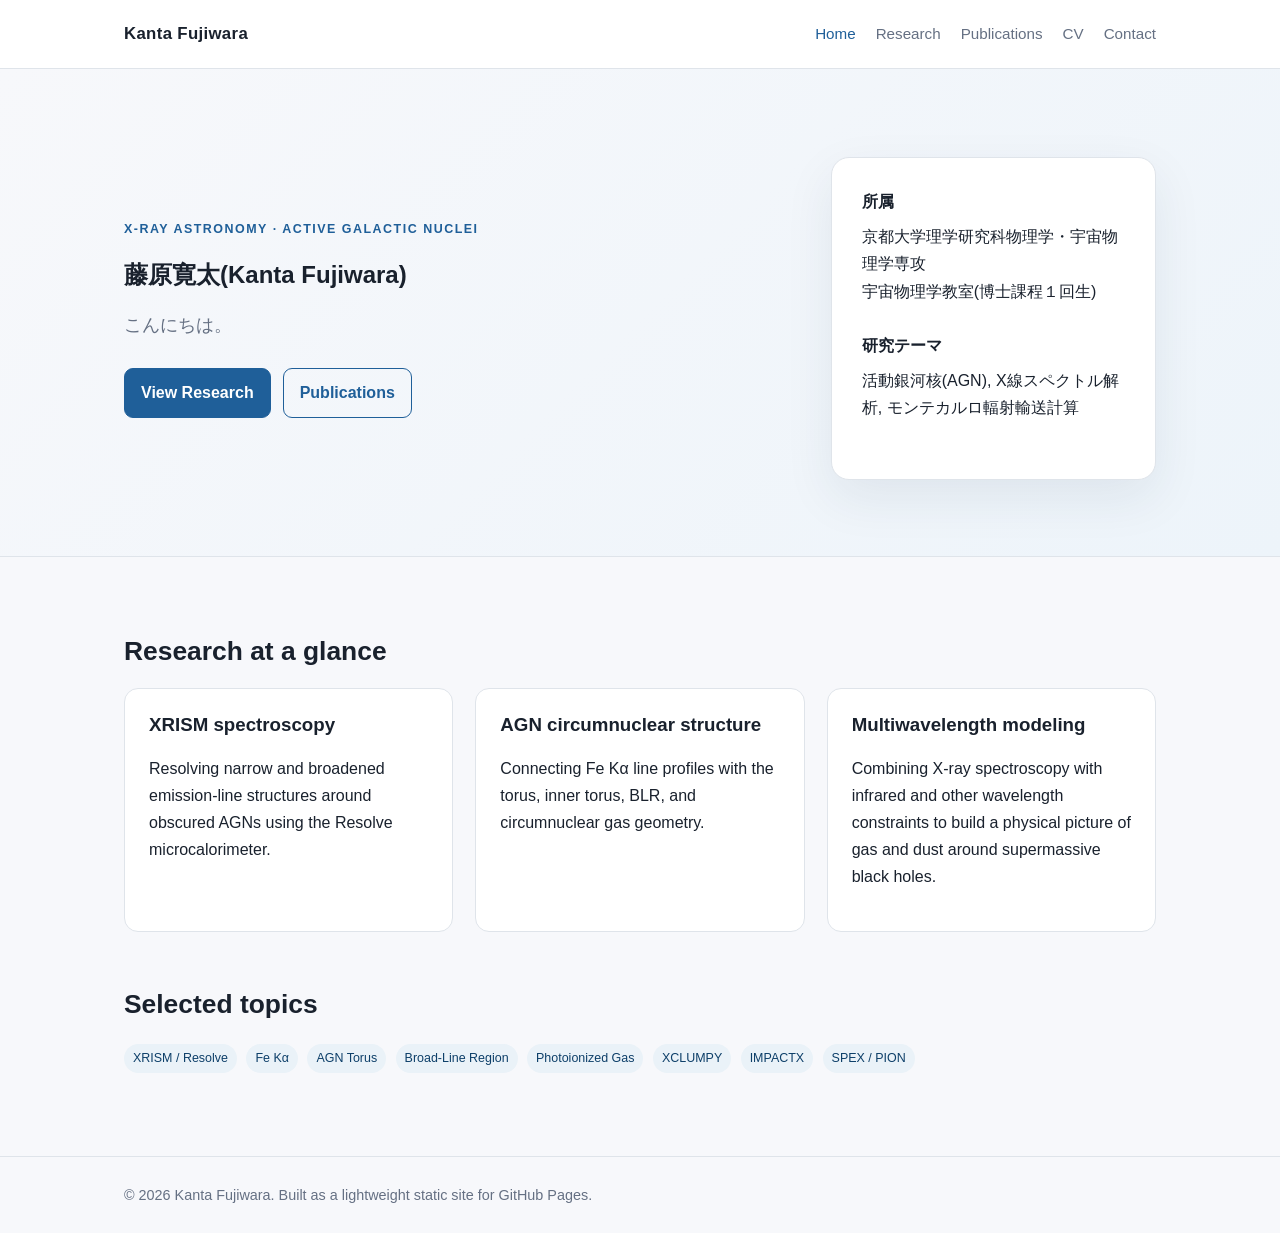
<file: index.html>
<!DOCTYPE html>
<html lang="en">
<head>
  <meta charset="UTF-8">
  <meta name="viewport" content="width=device-width, initial-scale=1.0">
  <meta name="description" content="Kanta Fujiwara - X-ray astronomy, active galactic nuclei, and XRISM research.">
  <title>Kanta Fujiwara | Astronomy</title>
  <link rel="stylesheet" href="style.css">
</head>
<body>

<header class="site-header">
  <nav class="nav">
    <a class="site-title" href="index.html">Kanta Fujiwara</a>
    <div class="nav-links">
      <a href="index.html" class="active">Home</a>
      <a href="research.html">Research</a>
      <a href="publications.html">Publications</a>
      <a href="cv.html">CV</a>
      <a href="contact.html">Contact</a>
    </div>
  </nav>
</header>


<section class="hero">
  <div class="hero-inner">
    <div>
      <div class="eyebrow">X-ray Astronomy · Active Galactic Nuclei</div>
      <h2>藤原寛太(Kanta Fujiwara)</h2>
      <p>
        こんにちは。
      </p>
      <div class="button-row">
        <a class="button" href="research.html">View Research</a>
        <a class="button secondary" href="publications.html">Publications</a>
      </div>
    </div>
    <aside class="hero-card">
      <strong>所属</strong>
      京都大学理学研究科物理学・宇宙物理学専攻<br>
      宇宙物理学教室(博士課程１回生)
      <br><br>
      <strong>研究テーマ</strong>
      活動銀河核(AGN), X線スペクトル解析, モンテカルロ輻射輸送計算
      <br><br>
    </aside>
  </div>
</section>

<main>
  <section class="section">
    <h2>Research at a glance</h2>
    <div class="grid">
      <article class="card">
        <h3>XRISM spectroscopy</h3>
        <p>
          Resolving narrow and broadened emission-line structures around obscured AGNs
          using the Resolve microcalorimeter.
        </p>
      </article>
      <article class="card">
        <h3>AGN circumnuclear structure</h3>
        <p>
          Connecting Fe Kα line profiles with the torus, inner torus, BLR, and
          circumnuclear gas geometry.
        </p>
      </article>
      <article class="card">
        <h3>Multiwavelength modeling</h3>
        <p>
          Combining X-ray spectroscopy with infrared and other wavelength constraints
          to build a physical picture of gas and dust around supermassive black holes.
        </p>
      </article>
    </div>
  </section>

  <section class="section">
    <h2>Selected topics</h2>
    <span class="tag">XRISM / Resolve</span>
    <span class="tag">Fe Kα</span>
    <span class="tag">AGN Torus</span>
    <span class="tag">Broad-Line Region</span>
    <span class="tag">Photoionized Gas</span>
    <span class="tag">XCLUMPY</span>
    <span class="tag">IMPACTX</span>
    <span class="tag">SPEX / PION</span>
  </section>
</main>


<footer class="site-footer">
  <div class="footer-inner">
    © 2026 Kanta Fujiwara. Built as a lightweight static site for GitHub Pages.
  </div>
</footer>

</body>
</html>
</file>
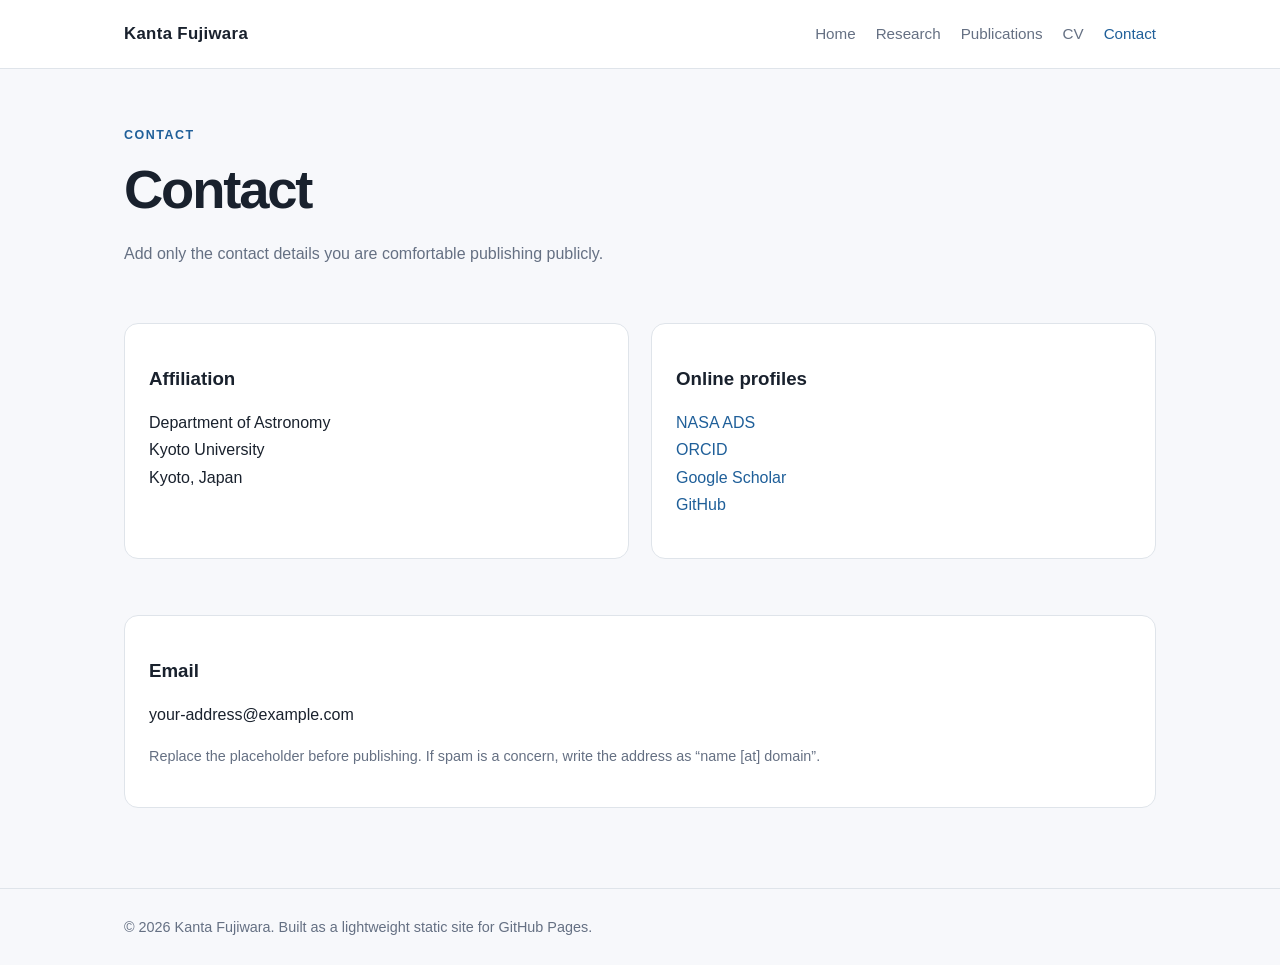
<file: contact.html>
<!DOCTYPE html>
<html lang="en">
<head>
  <meta charset="UTF-8">
  <meta name="viewport" content="width=device-width, initial-scale=1.0">
  <meta name="description" content="Kanta Fujiwara - X-ray astronomy, active galactic nuclei, and XRISM research.">
  <title>Contact | Kanta Fujiwara</title>
  <link rel="stylesheet" href="style.css">
</head>
<body>

<header class="site-header">
  <nav class="nav">
    <a class="site-title" href="index.html">Kanta Fujiwara</a>
    <div class="nav-links">
      <a href="index.html">Home</a>
      <a href="research.html">Research</a>
      <a href="publications.html">Publications</a>
      <a href="cv.html">CV</a>
      <a href="contact.html" class="active">Contact</a>
    </div>
  </nav>
</header>


<main>
  <div class="page-title">
    <div class="eyebrow">Contact</div>
    <h1>Contact</h1>
    <p>
      Add only the contact details you are comfortable publishing publicly.
    </p>
  </div>

  <section class="section">
    <div class="two-col">
      <div class="contact-box">
        <h3>Affiliation</h3>
        <p>
          Department of Astronomy<br>
          Kyoto University<br>
          Kyoto, Japan
        </p>
      </div>

      <div class="contact-box">
        <h3>Online profiles</h3>
        <p>
          <a href="#">NASA ADS</a><br>
          <a href="#">ORCID</a><br>
          <a href="#">Google Scholar</a><br>
          <a href="#">GitHub</a>
        </p>
      </div>
    </div>
  </section>

  <section class="section">
    <div class="contact-box">
      <h3>Email</h3>
      <p>
        your-address@example.com
      </p>
      <p class="small-note">
        Replace the placeholder before publishing. If spam is a concern, write the
        address as “name [at] domain”.
      </p>
    </div>
  </section>
</main>


<footer class="site-footer">
  <div class="footer-inner">
    © 2026 Kanta Fujiwara. Built as a lightweight static site for GitHub Pages.
  </div>
</footer>

</body>
</html>
</file>
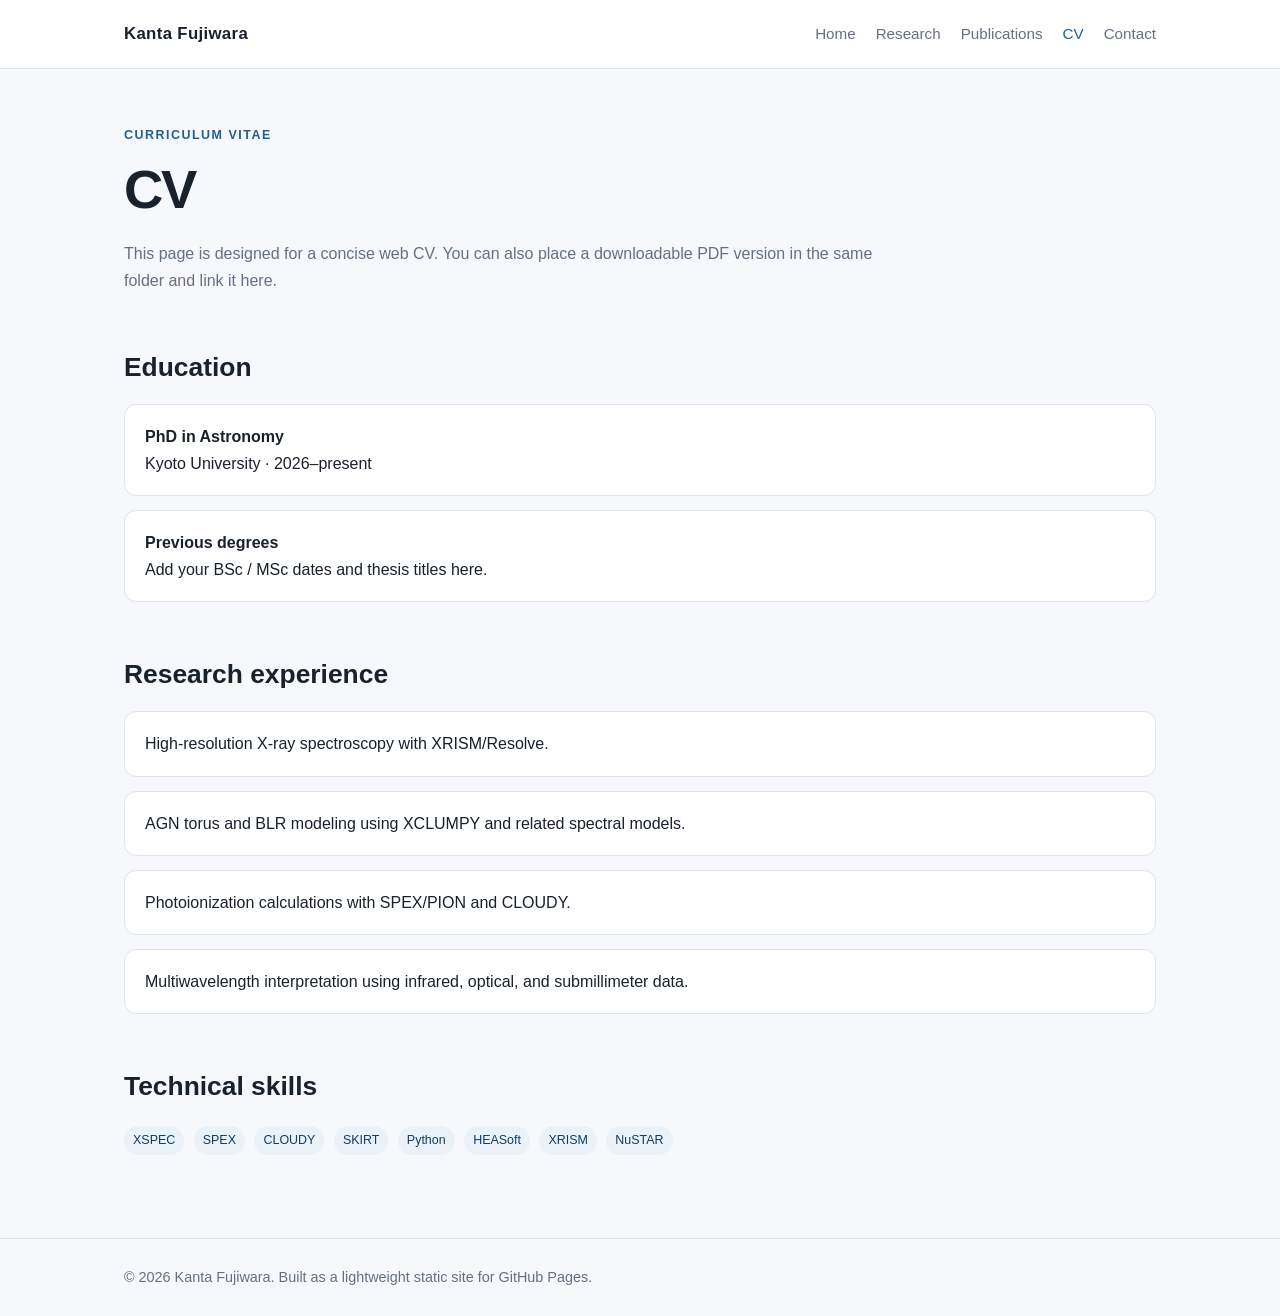
<file: cv.html>
<!DOCTYPE html>
<html lang="en">
<head>
  <meta charset="UTF-8">
  <meta name="viewport" content="width=device-width, initial-scale=1.0">
  <meta name="description" content="Kanta Fujiwara - X-ray astronomy, active galactic nuclei, and XRISM research.">
  <title>CV | Kanta Fujiwara</title>
  <link rel="stylesheet" href="style.css">
</head>
<body>

<header class="site-header">
  <nav class="nav">
    <a class="site-title" href="index.html">Kanta Fujiwara</a>
    <div class="nav-links">
      <a href="index.html">Home</a>
      <a href="research.html">Research</a>
      <a href="publications.html">Publications</a>
      <a href="cv.html" class="active">CV</a>
      <a href="contact.html">Contact</a>
    </div>
  </nav>
</header>


<main>
  <div class="page-title">
    <div class="eyebrow">Curriculum Vitae</div>
    <h1>CV</h1>
    <p>
      This page is designed for a concise web CV. You can also place a downloadable
      PDF version in the same folder and link it here.
    </p>
  </div>

  <section class="section">
    <h2>Education</h2>
    <ul class="cv-list">
      <li>
        <strong>PhD in Astronomy</strong><br>
        Kyoto University · 2026–present
      </li>
      <li>
        <strong>Previous degrees</strong><br>
        Add your BSc / MSc dates and thesis titles here.
      </li>
    </ul>
  </section>

  <section class="section">
    <h2>Research experience</h2>
    <ul class="cv-list">
      <li>High-resolution X-ray spectroscopy with XRISM/Resolve.</li>
      <li>AGN torus and BLR modeling using XCLUMPY and related spectral models.</li>
      <li>Photoionization calculations with SPEX/PION and CLOUDY.</li>
      <li>Multiwavelength interpretation using infrared, optical, and submillimeter data.</li>
    </ul>
  </section>

  <section class="section">
    <h2>Technical skills</h2>
    <span class="tag">XSPEC</span>
    <span class="tag">SPEX</span>
    <span class="tag">CLOUDY</span>
    <span class="tag">SKIRT</span>
    <span class="tag">Python</span>
    <span class="tag">HEASoft</span>
    <span class="tag">XRISM</span>
    <span class="tag">NuSTAR</span>
  </section>
</main>


<footer class="site-footer">
  <div class="footer-inner">
    © 2026 Kanta Fujiwara. Built as a lightweight static site for GitHub Pages.
  </div>
</footer>

</body>
</html>
</file>
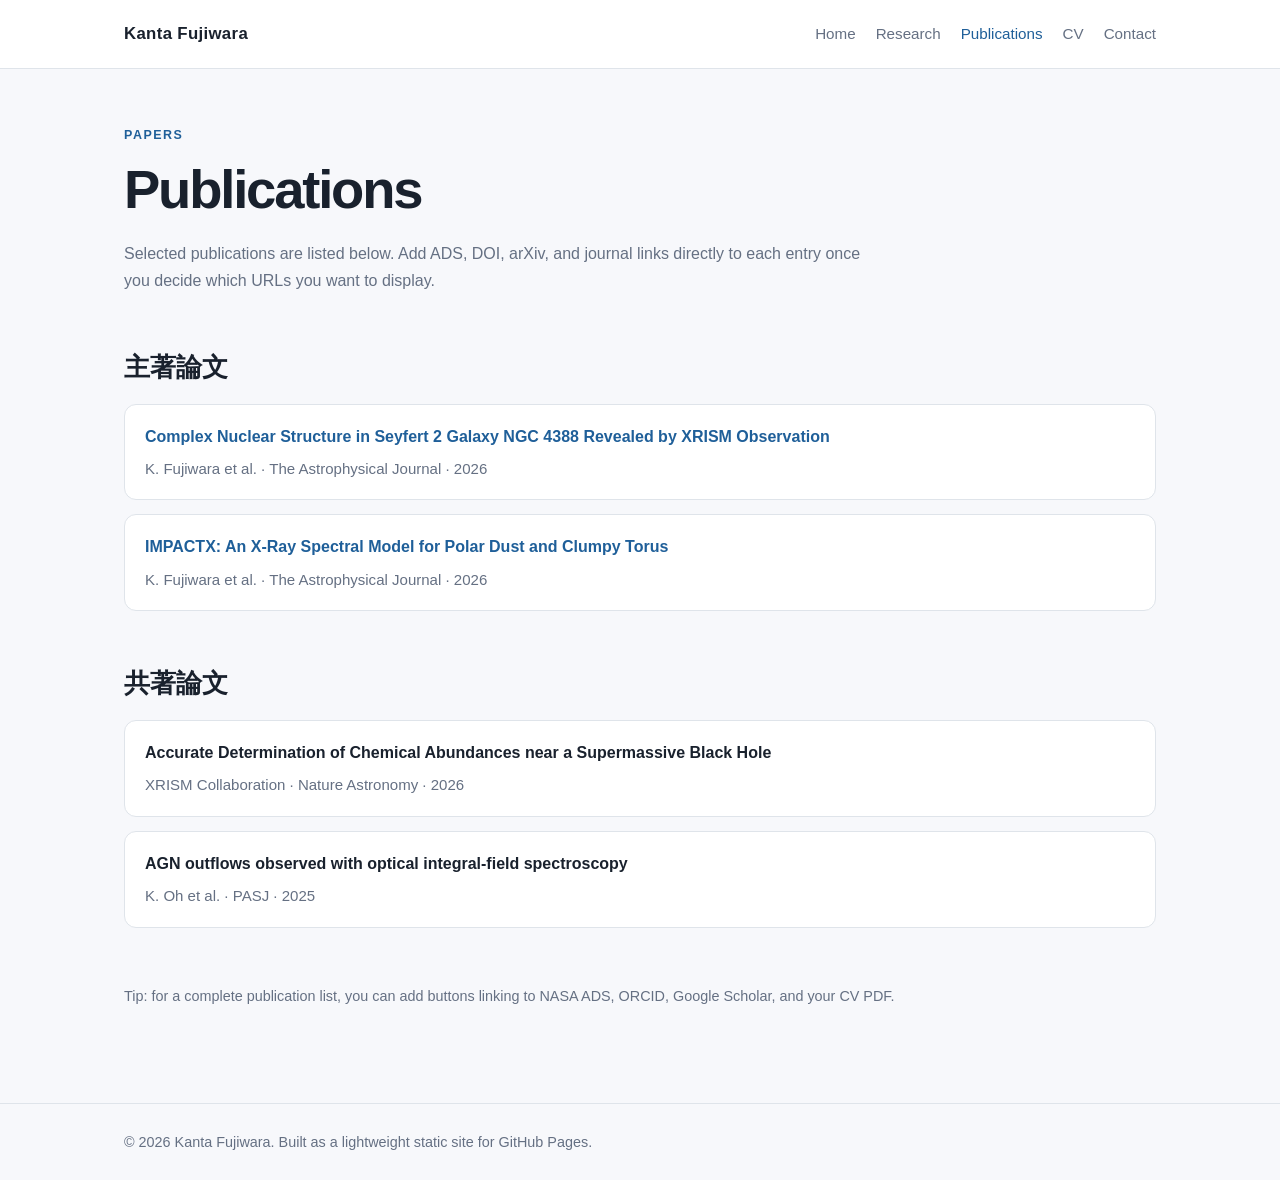
<file: publications.html>
<!DOCTYPE html>
<html lang="en">
<head>
  <meta charset="UTF-8">
  <meta name="viewport" content="width=device-width, initial-scale=1.0">
  <meta name="description" content="Kanta Fujiwara - X-ray astronomy, active galactic nuclei, and XRISM research.">
  <title>Publications | Kanta Fujiwara</title>
  <link rel="stylesheet" href="style.css">
</head>
<body>

<header class="site-header">
  <nav class="nav">
    <a class="site-title" href="index.html">Kanta Fujiwara</a>
    <div class="nav-links">
      <a href="index.html">Home</a>
      <a href="research.html">Research</a>
      <a href="publications.html" class="active">Publications</a>
      <a href="cv.html">CV</a>
      <a href="contact.html">Contact</a>
    </div>
  </nav>
</header>


<main>
  <div class="page-title">
    <div class="eyebrow">Papers</div>
    <h1>Publications</h1>
    <p>
      Selected publications are listed below. Add ADS, DOI, arXiv, and journal links
      directly to each entry once you decide which URLs you want to display.
    </p>
  </div>

<section class="section">
  <h2>主著論文</h2>
  <ol class="pub-list">
    <li>
      <div class="pub-title">
        <a href="https://doi.org/10.3847/1538-4357/ae5e5c" target="_blank" rel="noopener noreferrer">
          Complex Nuclear Structure in Seyfert 2 Galaxy NGC 4388 Revealed by XRISM Observation
        </a>
      </div>
      <div class="meta">
        K. Fujiwara et al. · The Astrophysical Journal · 2026
      </div>
    </li>

    <li>
      <div class="pub-title">
        <a href="https://iopscience.iop.org/article/10.3847/1538-4357/ae2f61" target="_blank" rel="noopener noreferrer">
          IMPACTX: An X-Ray Spectral Model for Polar Dust and Clumpy Torus
        </a>
      </div>
      <div class="meta">
        K. Fujiwara et al. · The Astrophysical Journal · 2026
      </div>
    </li>
  </ol>
</section>

  <section class="section">
    <h2>共著論文</h2>
    <ol class="pub-list">
      <li>
        <div class="pub-title">
          Accurate Determination of Chemical Abundances near a Supermassive Black Hole
        </div>
        <div class="meta">XRISM Collaboration · Nature Astronomy · 2026</div>
      </li>
      <li>
        <div class="pub-title">
          AGN outflows observed with optical integral-field spectroscopy
        </div>
        <div class="meta">K. Oh et al. · PASJ · 2025</div>
      </li>
    </ol>
  </section>

  <section class="section">
    <p class="small-note">
      Tip: for a complete publication list, you can add buttons linking to NASA ADS,
      ORCID, Google Scholar, and your CV PDF.
    </p>
  </section>
</main>


<footer class="site-footer">
  <div class="footer-inner">
    © 2026 Kanta Fujiwara. Built as a lightweight static site for GitHub Pages.
  </div>
</footer>

</body>
</html>
</file>
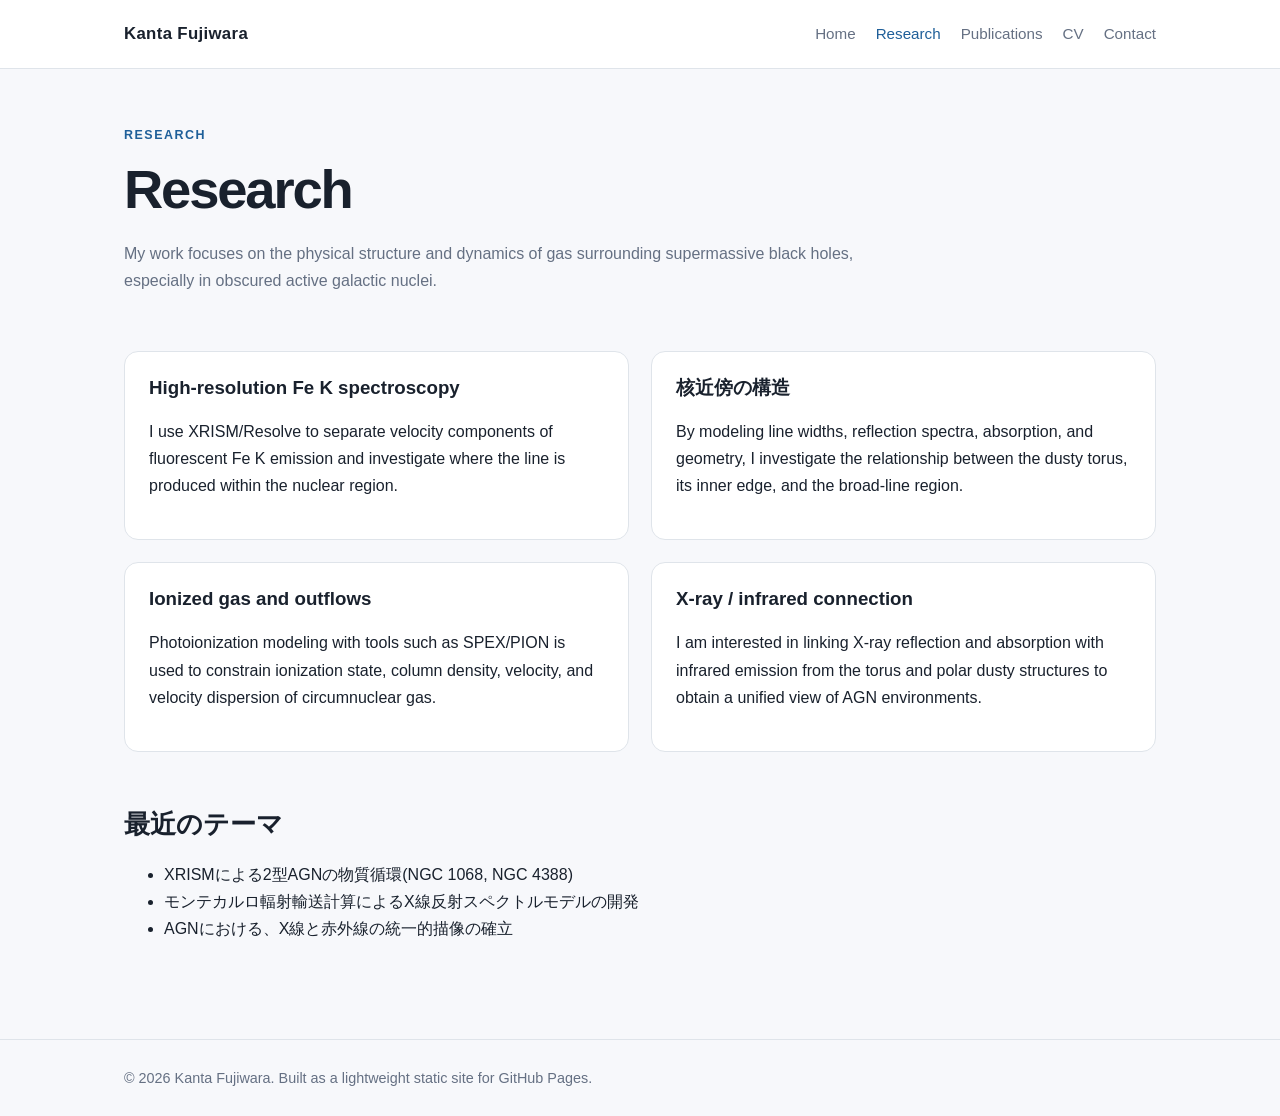
<file: research.html>
<!DOCTYPE html>
<html lang="en">
<head>
  <meta charset="UTF-8">
  <meta name="viewport" content="width=device-width, initial-scale=1.0">
  <meta name="description" content="Kanta Fujiwara - X-ray astronomy, active galactic nuclei, and XRISM research.">
  <title>Research | Kanta Fujiwara</title>
  <link rel="stylesheet" href="style.css">
</head>
<body>

<header class="site-header">
  <nav class="nav">
    <a class="site-title" href="index.html">Kanta Fujiwara</a>
    <div class="nav-links">
      <a href="index.html">Home</a>
      <a href="research.html" class="active">Research</a>
      <a href="publications.html">Publications</a>
      <a href="cv.html">CV</a>
      <a href="contact.html">Contact</a>
    </div>
  </nav>
</header>


<main>
  <div class="page-title">
    <div class="eyebrow">Research</div>
    <h1>Research</h1>
    <p>
      My work focuses on the physical structure and dynamics of gas surrounding
      supermassive black holes, especially in obscured active galactic nuclei.
    </p>
  </div>

  <section class="section">
    <div class="two-col">
      <article class="card">
        <h3>High-resolution Fe K spectroscopy</h3>
        <p>
          I use XRISM/Resolve to separate velocity components of fluorescent Fe K
          emission and investigate where the line is produced within the nuclear region.
        </p>
      </article>
      <article class="card">
        <h3>核近傍の構造</h3>
        <p>
          By modeling line widths, reflection spectra, absorption, and geometry,
          I investigate the relationship between the dusty torus, its inner edge,
          and the broad-line region.
        </p>
      </article>
      <article class="card">
        <h3>Ionized gas and outflows</h3>
        <p>
          Photoionization modeling with tools such as SPEX/PION is used to constrain
          ionization state, column density, velocity, and velocity dispersion of
          circumnuclear gas.
        </p>
      </article>
      <article class="card">
        <h3>X-ray / infrared connection</h3>
        <p>
          I am interested in linking X-ray reflection and absorption with infrared
          emission from the torus and polar dusty structures to obtain a unified
          view of AGN environments.
        </p>
      </article>
    </div>
  </section>

  <section class="section">
    <h2>最近のテーマ</h2>
    <ul>
      <li>XRISMによる2型AGNの物質循環(NGC 1068, NGC 4388)</li>
      <li>モンテカルロ輻射輸送計算によるX線反射スペクトルモデルの開発</li>
      <li>AGNにおける、X線と赤外線の統一的描像の確立</li>
    </ul>
  </section>
</main>


<footer class="site-footer">
  <div class="footer-inner">
    © 2026 Kanta Fujiwara. Built as a lightweight static site for GitHub Pages.
  </div>
</footer>

</body>
</html>
</file>
<file: style.css>
:root {
  --bg: #f7f8fb;
  --surface: #ffffff;
  --text: #19212d;
  --muted: #657083;
  --accent: #1f5f99;
  --accent-2: #0d3f69;
  --border: #dfe4ea;
  --max-width: 1080px;
}

* {
  box-sizing: border-box;
}

html {
  scroll-behavior: smooth;
}

body {
  margin: 0;
  font-family: -apple-system, BlinkMacSystemFont, "Segoe UI", Roboto, Helvetica, Arial,
    "Hiragino Kaku Gothic ProN", "Yu Gothic", Meiryo, sans-serif;
  background: var(--bg);
  color: var(--text);
  line-height: 1.7;
}

a {
  color: var(--accent);
  text-decoration: none;
}

a:hover {
  text-decoration: underline;
}

.site-header {
  background: rgba(255, 255, 255, 0.96);
  border-bottom: 1px solid var(--border);
  position: sticky;
  top: 0;
  z-index: 10;
  backdrop-filter: blur(10px);
}

.nav {
  max-width: var(--max-width);
  margin: 0 auto;
  padding: 0 24px;
  min-height: 68px;
  display: flex;
  align-items: center;
  justify-content: space-between;
  gap: 24px;
}

.site-title {
  color: var(--text);
  font-weight: 700;
  font-size: 1.05rem;
  letter-spacing: 0.02em;
}

.nav-links {
  display: flex;
  flex-wrap: wrap;
  gap: 20px;
  font-size: 0.95rem;
}

.nav-links a {
  color: var(--muted);
}

.nav-links a.active,
.nav-links a:hover {
  color: var(--accent);
  text-decoration: none;
}

.hero {
  background: linear-gradient(135deg, #f7f8fb 0%, #edf4fa 100%);
  border-bottom: 1px solid var(--border);
}

.hero-inner {
  max-width: var(--max-width);
  margin: 0 auto;
  padding: 88px 24px 76px;
  display: grid;
  grid-template-columns: 1.6fr 0.8fr;
  gap: 56px;
  align-items: center;
}

.eyebrow {
  color: var(--accent);
  font-weight: 700;
  text-transform: uppercase;
  letter-spacing: 0.12em;
  font-size: 0.78rem;
  margin-bottom: 10px;
}

h1, h2, h3 {
  line-height: 1.25;
}

h1 {
  font-size: clamp(2.4rem, 6vw, 4.6rem);
  margin: 0 0 18px;
  letter-spacing: -0.04em;
}

.hero p {
  color: var(--muted);
  font-size: 1.12rem;
  max-width: 700px;
}

.hero-card {
  background: var(--surface);
  border: 1px solid var(--border);
  border-radius: 18px;
  padding: 30px;
  box-shadow: 0 18px 50px rgba(20, 45, 75, 0.08);
}

.hero-card strong {
  display: block;
  margin-bottom: 8px;
}

.button-row {
  display: flex;
  gap: 12px;
  flex-wrap: wrap;
  margin-top: 28px;
}

.button {
  display: inline-block;
  padding: 10px 16px;
  border-radius: 9px;
  border: 1px solid var(--accent);
  background: var(--accent);
  color: white;
  font-weight: 600;
}

.button:hover {
  background: var(--accent-2);
  text-decoration: none;
}

.button.secondary {
  background: transparent;
  color: var(--accent);
}

main {
  max-width: var(--max-width);
  margin: 0 auto;
  padding: 56px 24px 80px;
}

.page-title {
  margin-bottom: 36px;
}

.page-title h1 {
  font-size: clamp(2.1rem, 5vw, 3.4rem);
  margin-bottom: 8px;
}

.page-title p {
  color: var(--muted);
  max-width: 760px;
}

.grid {
  display: grid;
  grid-template-columns: repeat(3, 1fr);
  gap: 22px;
}

.card {
  background: var(--surface);
  border: 1px solid var(--border);
  border-radius: 14px;
  padding: 24px;
}

.card h3 {
  margin-top: 0;
}

.section {
  margin-top: 56px;
}

.section:first-child {
  margin-top: 0;
}

.section h2 {
  font-size: 1.65rem;
  margin-bottom: 20px;
}

.pub-list,
.cv-list {
  list-style: none;
  padding: 0;
  margin: 0;
}

.pub-list li,
.cv-list li {
  background: var(--surface);
  border: 1px solid var(--border);
  border-radius: 12px;
  padding: 18px 20px;
  margin-bottom: 14px;
}

.pub-title {
  font-weight: 650;
}

.meta {
  color: var(--muted);
  font-size: 0.94rem;
  margin-top: 6px;
}

.tag {
  display: inline-block;
  font-size: 0.78rem;
  background: #eaf2f8;
  color: var(--accent-2);
  border-radius: 999px;
  padding: 4px 9px;
  margin: 3px 5px 3px 0;
}

.two-col {
  display: grid;
  grid-template-columns: 1fr 1fr;
  gap: 22px;
}

.contact-box {
  background: var(--surface);
  border: 1px solid var(--border);
  border-radius: 14px;
  padding: 24px;
}

.site-footer {
  border-top: 1px solid var(--border);
  color: var(--muted);
  font-size: 0.9rem;
}

.footer-inner {
  max-width: var(--max-width);
  margin: 0 auto;
  padding: 26px 24px;
}

.small-note {
  color: var(--muted);
  font-size: 0.9rem;
}

@media (max-width: 800px) {
  .nav {
    align-items: flex-start;
    flex-direction: column;
    padding-top: 16px;
    padding-bottom: 16px;
  }

  .nav-links {
    gap: 14px;
  }

  .hero-inner,
  .grid,
  .two-col {
    grid-template-columns: 1fr;
  }

  .hero-inner {
    padding-top: 58px;
  }
  
  .pub-title a {
  color: var(--text);
  text-decoration: none;
}

.pub-title a:hover {
  color: var(--accent);
  text-decoration: underline;
}
}
</file>
